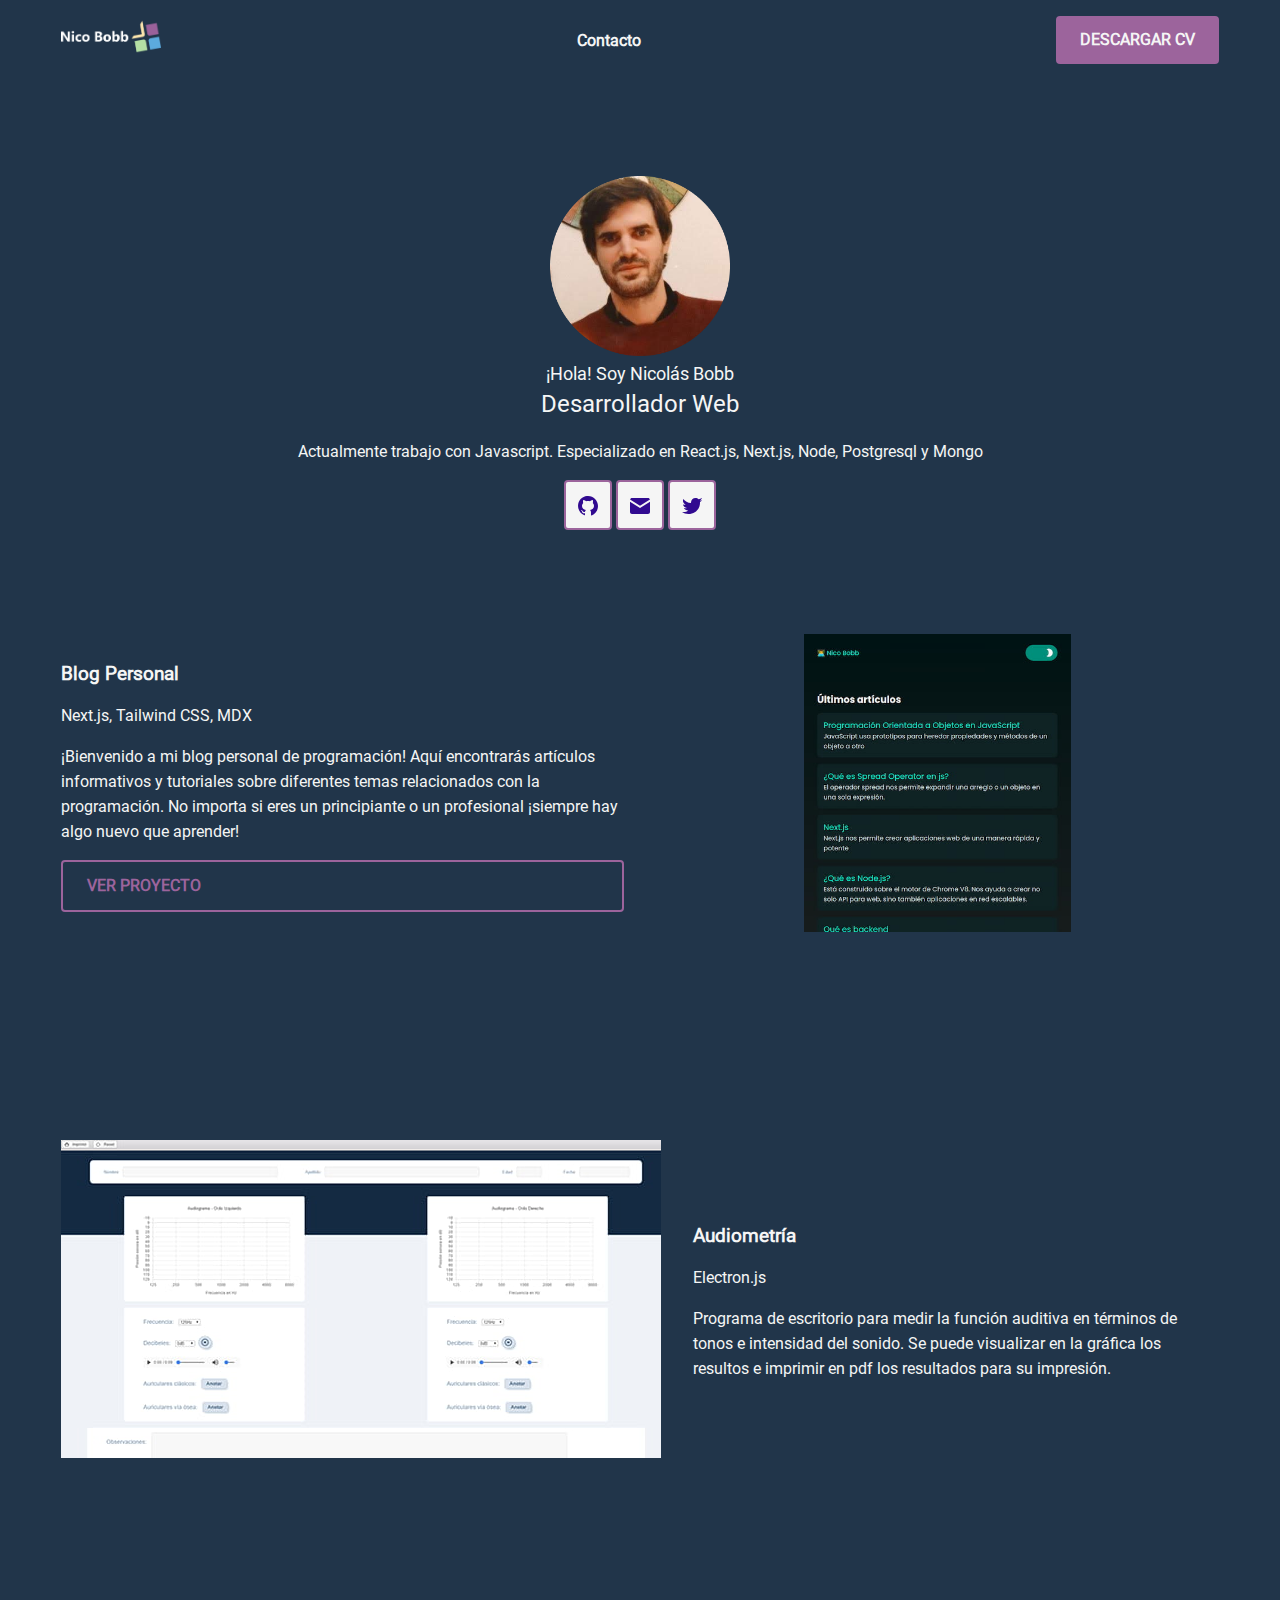
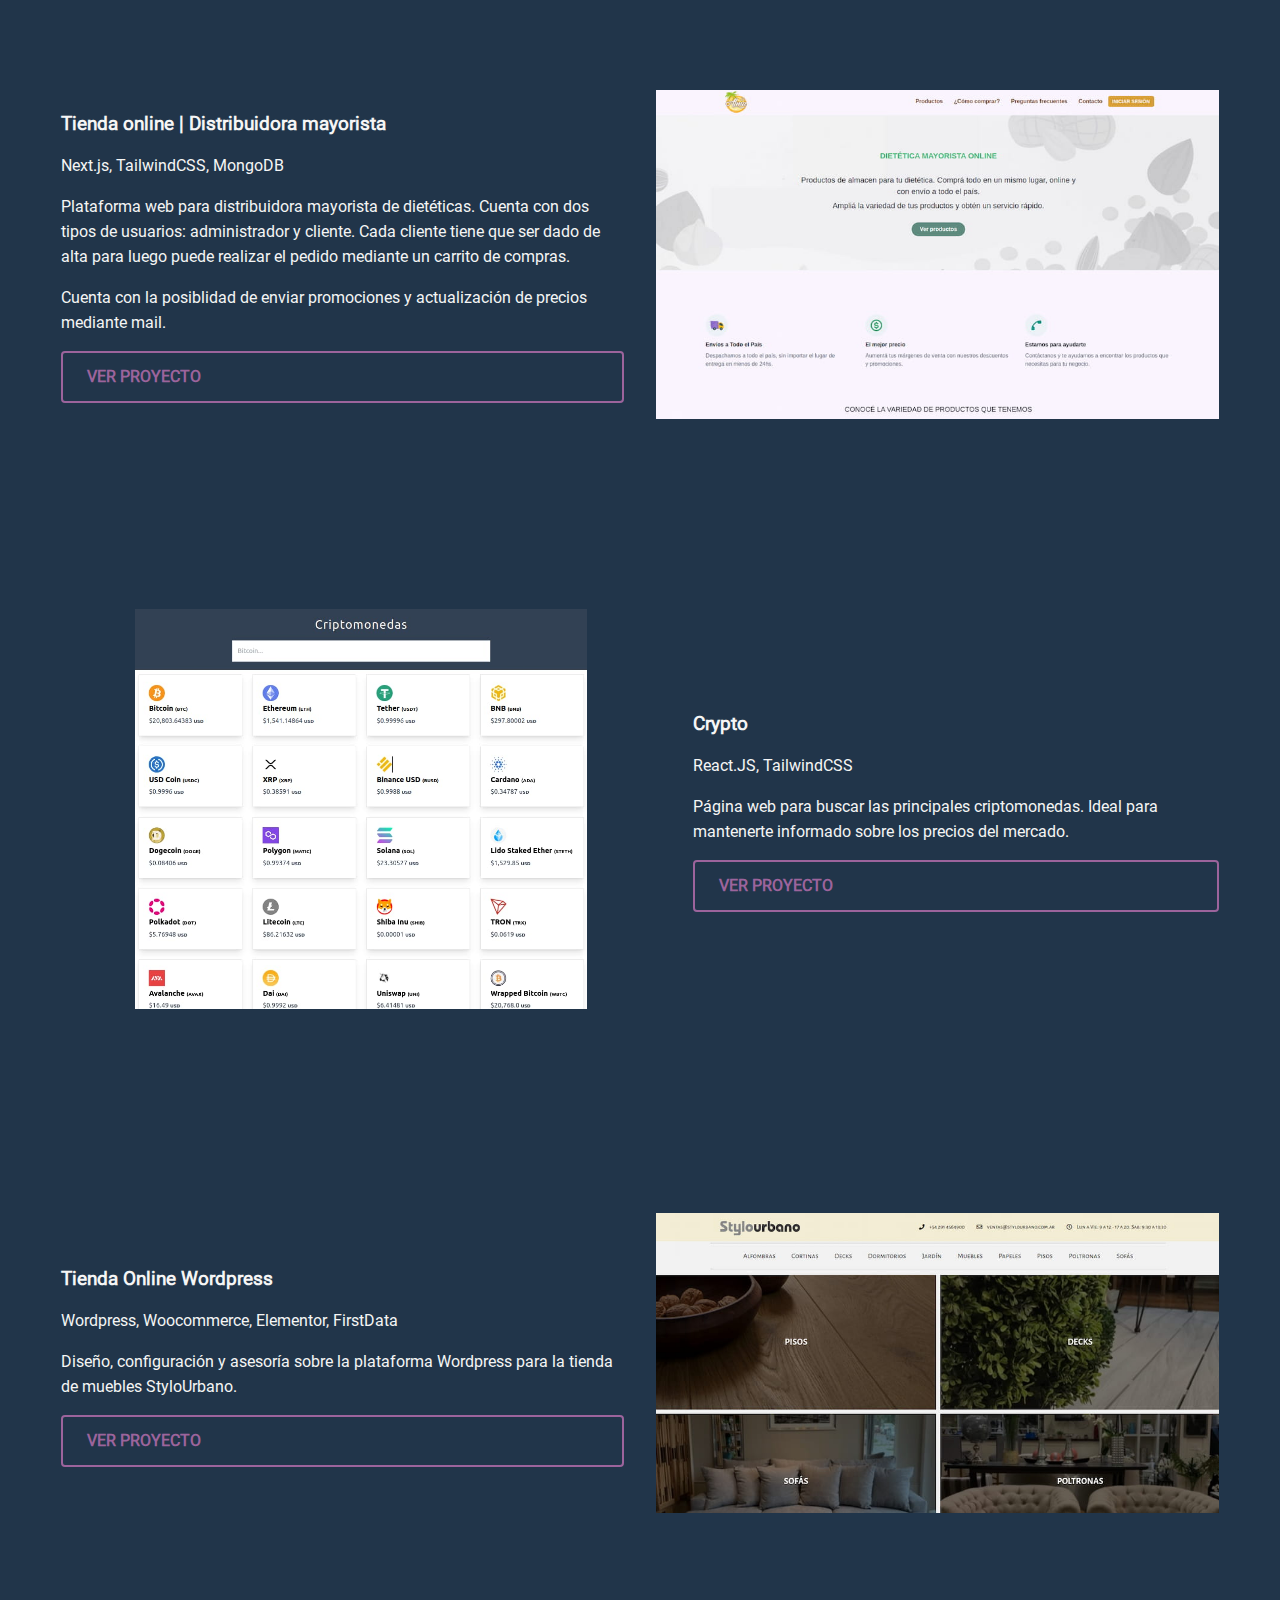
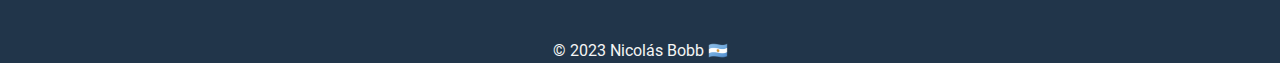
<file: index.html>
<!DOCTYPE html>
<html lang="es">

<head>
    <meta charset="UTF-8">
    <meta http-equiv="X-UA-Compatible" content="IE=edge">
    <meta name="viewport" content="width=device-width, initial-scale=1.0">
    <title>Mi CV Online</title>   
    <meta name="robots" content="index, follow">
    <meta name="description" content="Nicolás Bobb - Desarrollador Web Especializado en Javascript y entusiasta del SEO. Entra y conoce un poco sobre mi!">
    <link rel="stylesheet" href="./css/index.css">
</head>

<body>
    <div class="wrapper">

        <header class="header">
            <a href="/resume-template">
                <img src="./images/logo.png" width="100" alt="Logo" />
            </a>
            <nav class="menu">
                <ul>
                    <li>
                        <a href="/resume-template/contacto.html">Contacto</a>
                    </li>
                </ul>
            </nav>
            <a class="button" target="_blank" href="./files/Nicolas-Bobb-CV.pdf">Descargar CV</a>
        </header>

        <section class="hero">
            <img src="./images/fotoPerfil.png" width="180" height="180" alt="Foto de perfil" />
            <div class="hero-description">
                <h1>
                    <span>¡Hola! Soy Nicolás Bobb</span>
                    <span>Desarrollador Web</span>
                </h1>
                <p>Actualmente trabajo con Javascript. Especializado en React.js, Next.js, Node, Postgresql y Mongo</p>
                <div class="hero-social">
                    <a class="button-icon" href="https://github.com/nicobobb" target="_blank" rel="noopener noreferrer"><img src="./icons/icon-github.svg" /></a>
                    <a class="button-icon" href="mailto:nicobobb@gmail.com" target="_blank" rel="noopener noreferrer"><img src="./icons/icon-important_mail.svg" /></a>
                    <a class="button-icon" href="https://twitter.com/nicobobb" target="_blank" rel="noopener noreferrer"><img src="./icons/icon-twitter_squared.svg" /></a>
                </div>
            </div>
        </section>

        <div class="project">
            <div class="project-image">
                <img src="./images/blog-personal.jpg" alt="">
            </div>
            <div class="project-description">
                <h3>Blog Personal</h3>
                <p>Next.js, Tailwind CSS, MDX</p>
                <p>¡Bienvenido a mi blog personal de programación! Aquí encontrarás artículos informativos y tutoriales
                    sobre diferentes temas relacionados con la programación. No importa si eres un
                    principiante o un profesional ¡siempre hay algo nuevo que aprender!</p>
                <a target="_blank" href="https://blog-nicobobb.vercel.app" class="button secondary">Ver Proyecto</a>
            </div>
        </div>

        <div class="project" id="project">
            <div class="project-image">
                <img src="./images/programa-audiometria.jpg" alt="">
            </div>
            <div class="project-description">
                <h3>Audiometría</h3>
                <p>Electron.js</p>
                <p>Programa de escritorio para medir la función auditiva en términos de tonos e intensidad del sonido.
                    Se puede visualizar en la gráfica los resultos e imprimir en pdf los resultados para su impresión.
                </p>
            </div>
        </div>

        <div class="project" id="project">
            <div class="project-image">
                <img src="./images/alma33-sitio-web.jpg" alt="">
            </div>
            <div class="project-description">
                <h3>Tienda online | Distribuidora mayorista</h3>
                <p>Next.js, TailwindCSS, MongoDB </p>
                <p>Plataforma web para distribuidora mayorista de dietéticas. Cuenta con dos tipos de usuarios:
                    administrador y cliente. Cada cliente tiene que ser dado de alta para luego puede realizar el pedido
                    mediante un carrito de compras.</p>
                <p>Cuenta con la posiblidad de enviar promociones y actualización de precios mediante mail.</p>
                <a target="_blank" href="https://ikali-ibi.vercel.app" class="button secondary">Ver Proyecto</a>
            </div>
        </div>

        <div class="project" id="project">
            <div class="project-image">
                <img src="./images/cripto-web.jpg" alt="">
            </div>
            <div class="project-description">
                <h3>Crypto</h3>
                <p>React.JS, TailwindCSS</p>
                <p>Página web para buscar las principales criptomonedas. Ideal para mantenerte informado sobre los
                    precios del mercado.</p>
                <a target="_blank" href="https://buscador-de-criptos.vercel.app" class="button secondary">Ver
                    Proyecto</a>
            </div>
        </div>

        <div class="project" id="project">
            <div class="project-image">
                <img src="./images/web-stylourbano.jpg" alt="">
            </div>
            <div class="project-description">
                <h3>Tienda Online Wordpress</h3>
                <p>Wordpress, Woocommerce, Elementor, FirstData</p>
                <p>Diseño, configuración y asesoría sobre la plataforma Wordpress para la tienda de muebles StyloUrbano.
                </p>
                <a target="_blank" href="https://stylourbano.com.ar" class="button secondary">Ver Proyecto</a>
            </div>
        </div>


        <footer class="footer">
            <p>© 2023 Nicolás Bobb 🇦🇷</p>
        </footer>
    </div>

</body>

</html>
</file>
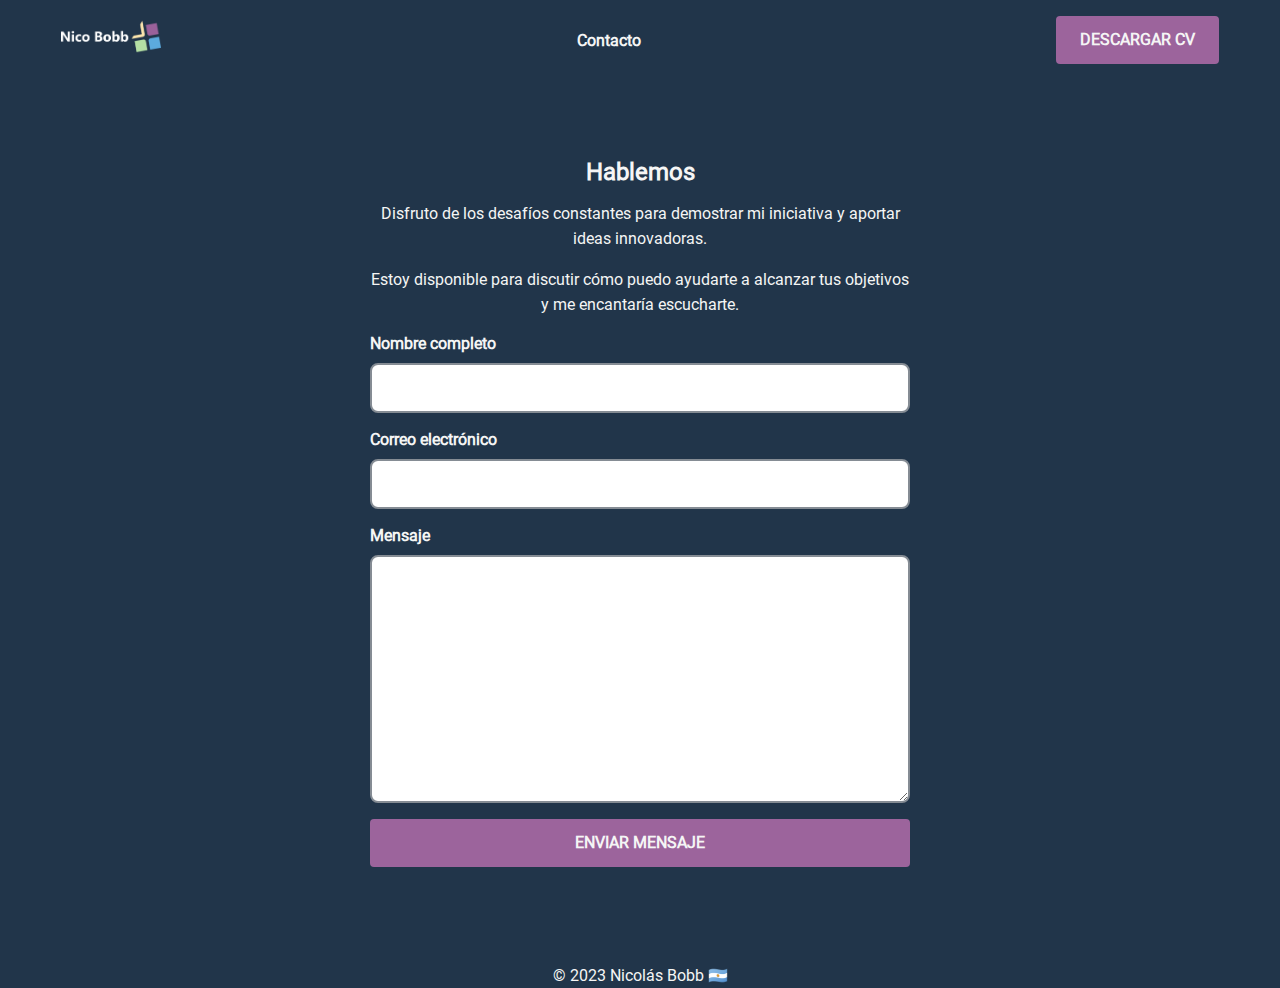
<file: contacto.html>
<!DOCTYPE html>
<html lang="es">

<head>
    <meta charset="UTF-8">
    <meta http-equiv="X-UA-Compatible" content="IE=edge">
    <meta name="viewport" content="width=device-width, initial-scale=1.0">
    <title>Contacto - Mi CV Online</title>
    <meta name="robots" content="index, follow">
    <meta name="description" content="Estoy disponible para escuchar tus ideas y ayudarte a sacarlas a la luz con código. No dudes en escribirme!">
    <link rel="stylesheet" href="./css/index.css">
</head>

<body>
    <div class="wrapper">

        <header class="header">
            <a href="/resume-template">
                <img src="./images/logo.png" width="100" alt="Logo" />
            </a>
            <nav class="menu">
                <ul>
                    <li>
                        <a href="/resume-template/contacto.html">Contacto</a>
                    </li>
                </ul>
            </nav>
            <a class="button" target="_blank" href="./files/Nicolas-Bobb-CV.pdf">Descargar CV</a>
        </header>


        <form id="form" action="" method="POST" class="form">
            <div class="form-content">
                <h2 class="title">Hablemos</h2>
                <p>Disfruto de los desafíos constantes para demostrar mi iniciativa y aportar ideas innovadoras.
                </p>
                <p>Estoy disponible para discutir cómo puedo ayudarte a alcanzar tus objetivos y me encantaría
                    escucharte.
                </p>
                <label for="form-name">
                    Nombre completo
                    <input name="name" id="form-name" type="text">
                </label>
                <label for="form-email">
                    Correo electrónico
                    <input name="email" id="form-email" type="email">
                </label>
                <label for="form-message">
                    Mensaje
                    <textarea name="message" id="form-message" cols="50" rows="10"></textarea>
                </label>
                <button class="button" type="submit">Enviar mensaje</button>
                <p class="warnings" id="warnings"></p>
            </div>
        </form>


        <footer class="footer">
            <p>© 2023 Nicolás Bobb 🇦🇷</p>
        </footer>
    </div>
    <script src="./js/form.js"></script>
</body>

</html>
</file>
<file: css/index.css>
@import "./button.css";
@import "./button-icon.css";
@import "./header.css";
@import "./hero.css";
@import "./wrapper.css";
@import "./menu.css";
@import "./footer.css";
@import "./form.css";
@import "./project.css";
@import "./warnings.css";


* {
    margin: 0;    
    padding: 0;
    margin: 0;
  }

:root {
    --fontBase: 'Roboto', sans-serif;
    --button: bold 16px/22px var(--fontBase);
    --bodyBase: 16px/25px var(--fontBase);
    --colorBase: #21354A;
    --green: #b4dca4;
    --purple: #9c649c;
    --yellow: #fce4ac;
    --cian: #5caadd;
    --white: #f5f5f5;
    --headline1: 48px/77px var(--fontBase);
    --headline2: 34px/55px var(--fontBase);
    --headline3: 24px/38px var(--fontBase);
    --headline4: 18px/22px var(--fontBase);
}

@font-face {
    font-family: 'Roboto';
    src: url('../fonts/RobotoRegular.woff2') format('woff2');
}

body {
    font: var(--bodyBase);
    color: var(--white);
    min-block-size: 100vh;
    background-color: var(--colorBase);  
}
</file>
